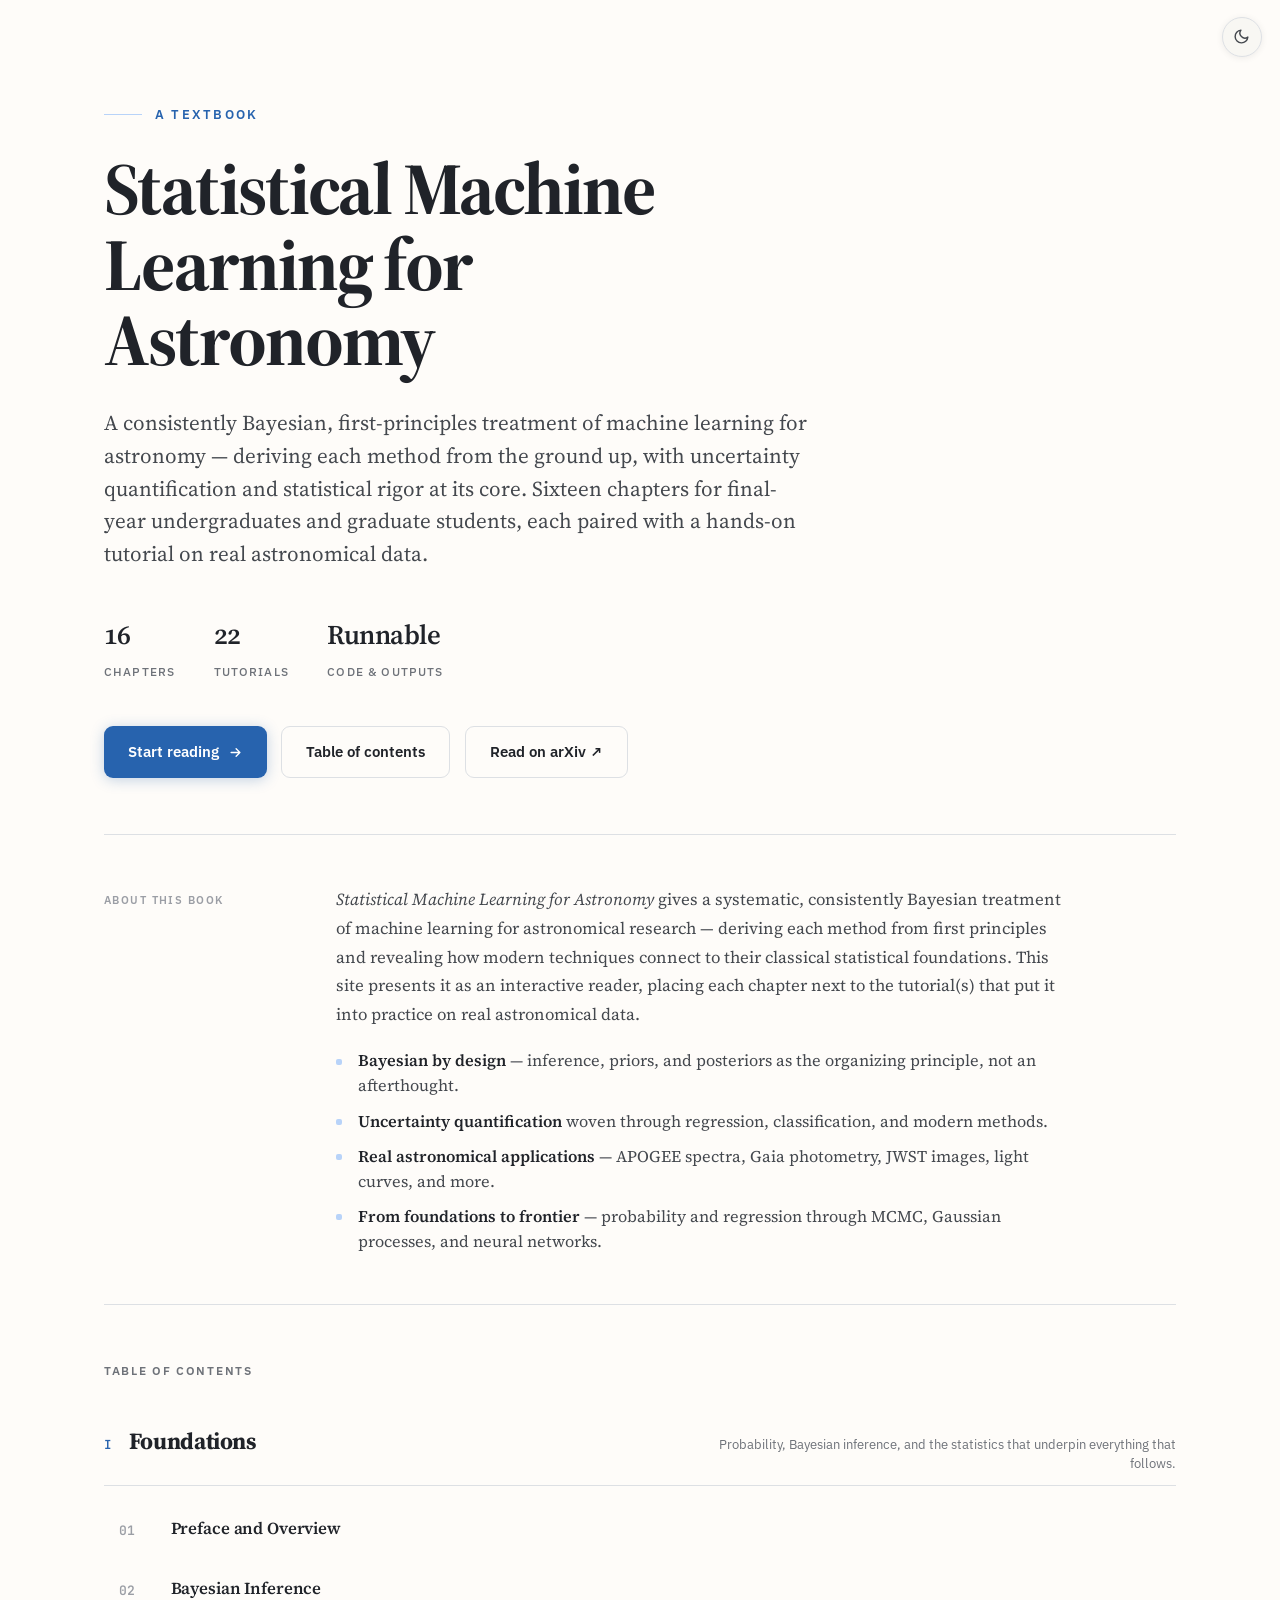
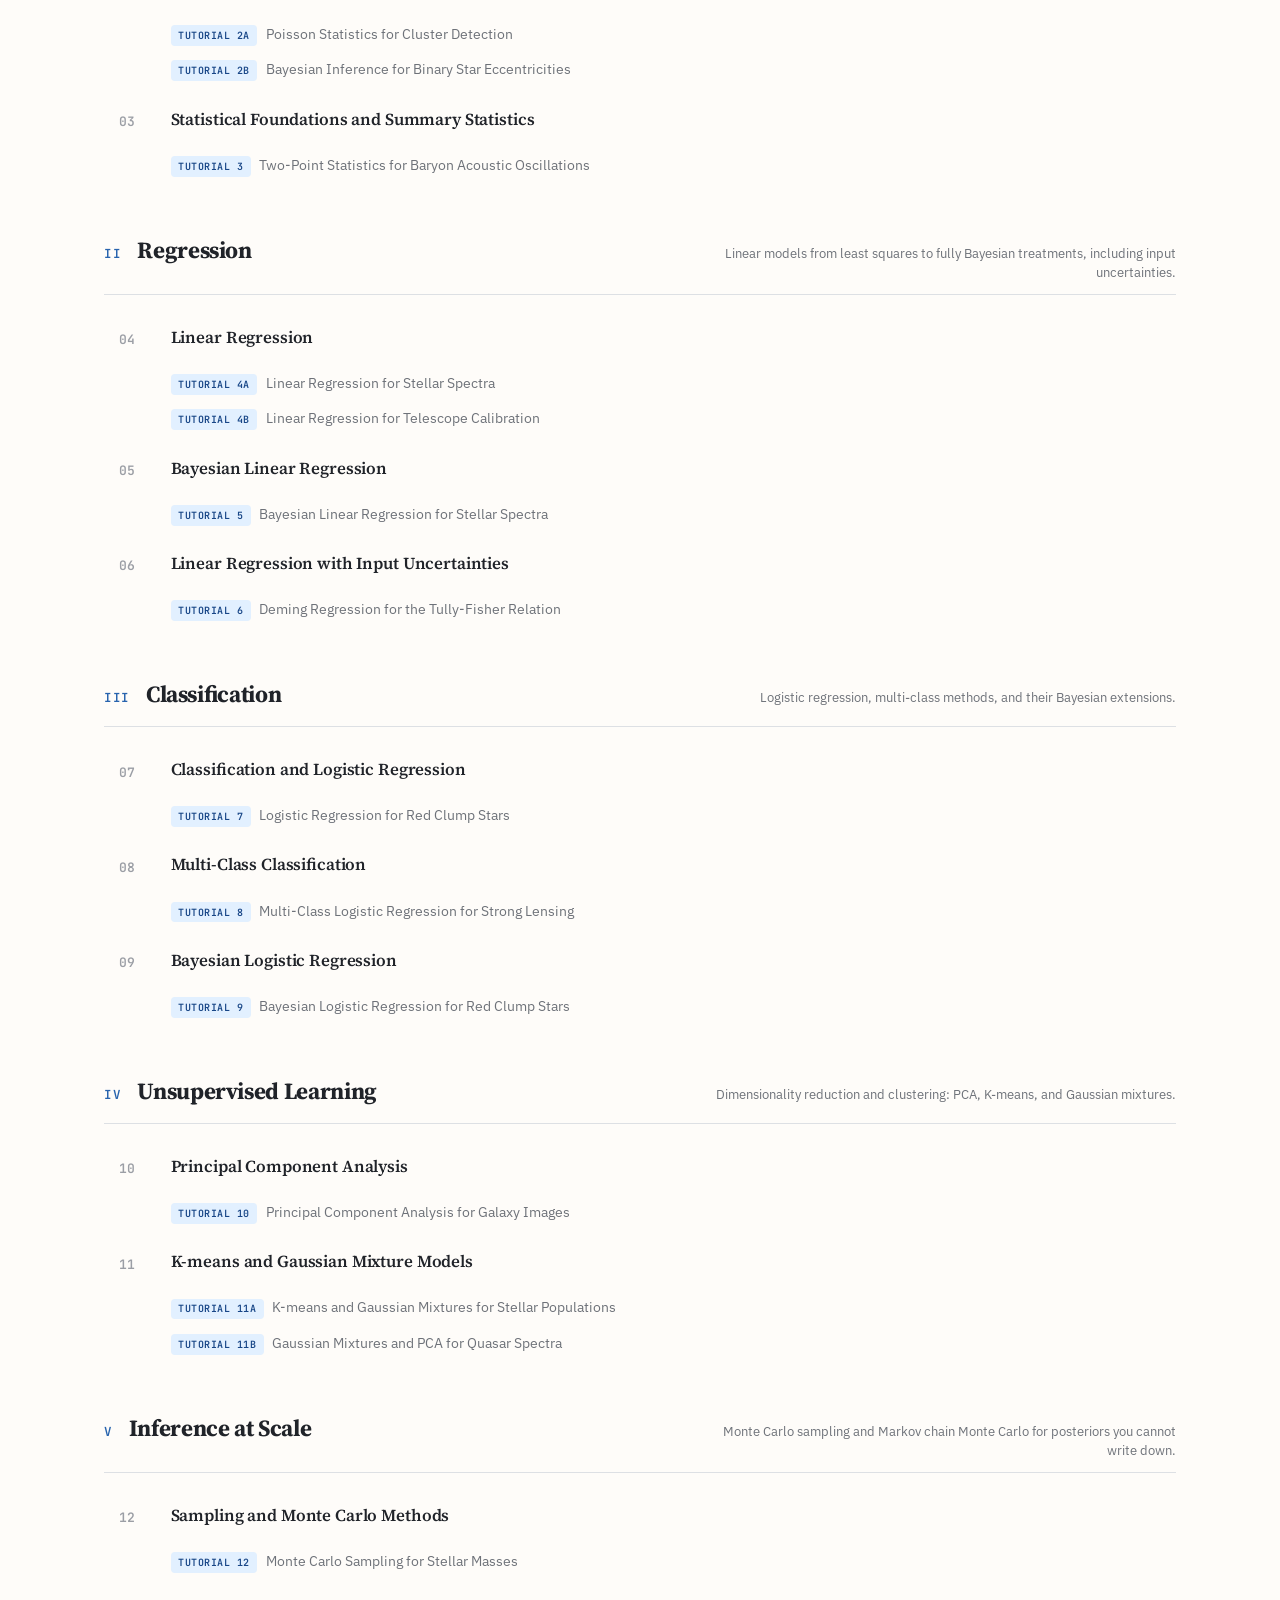
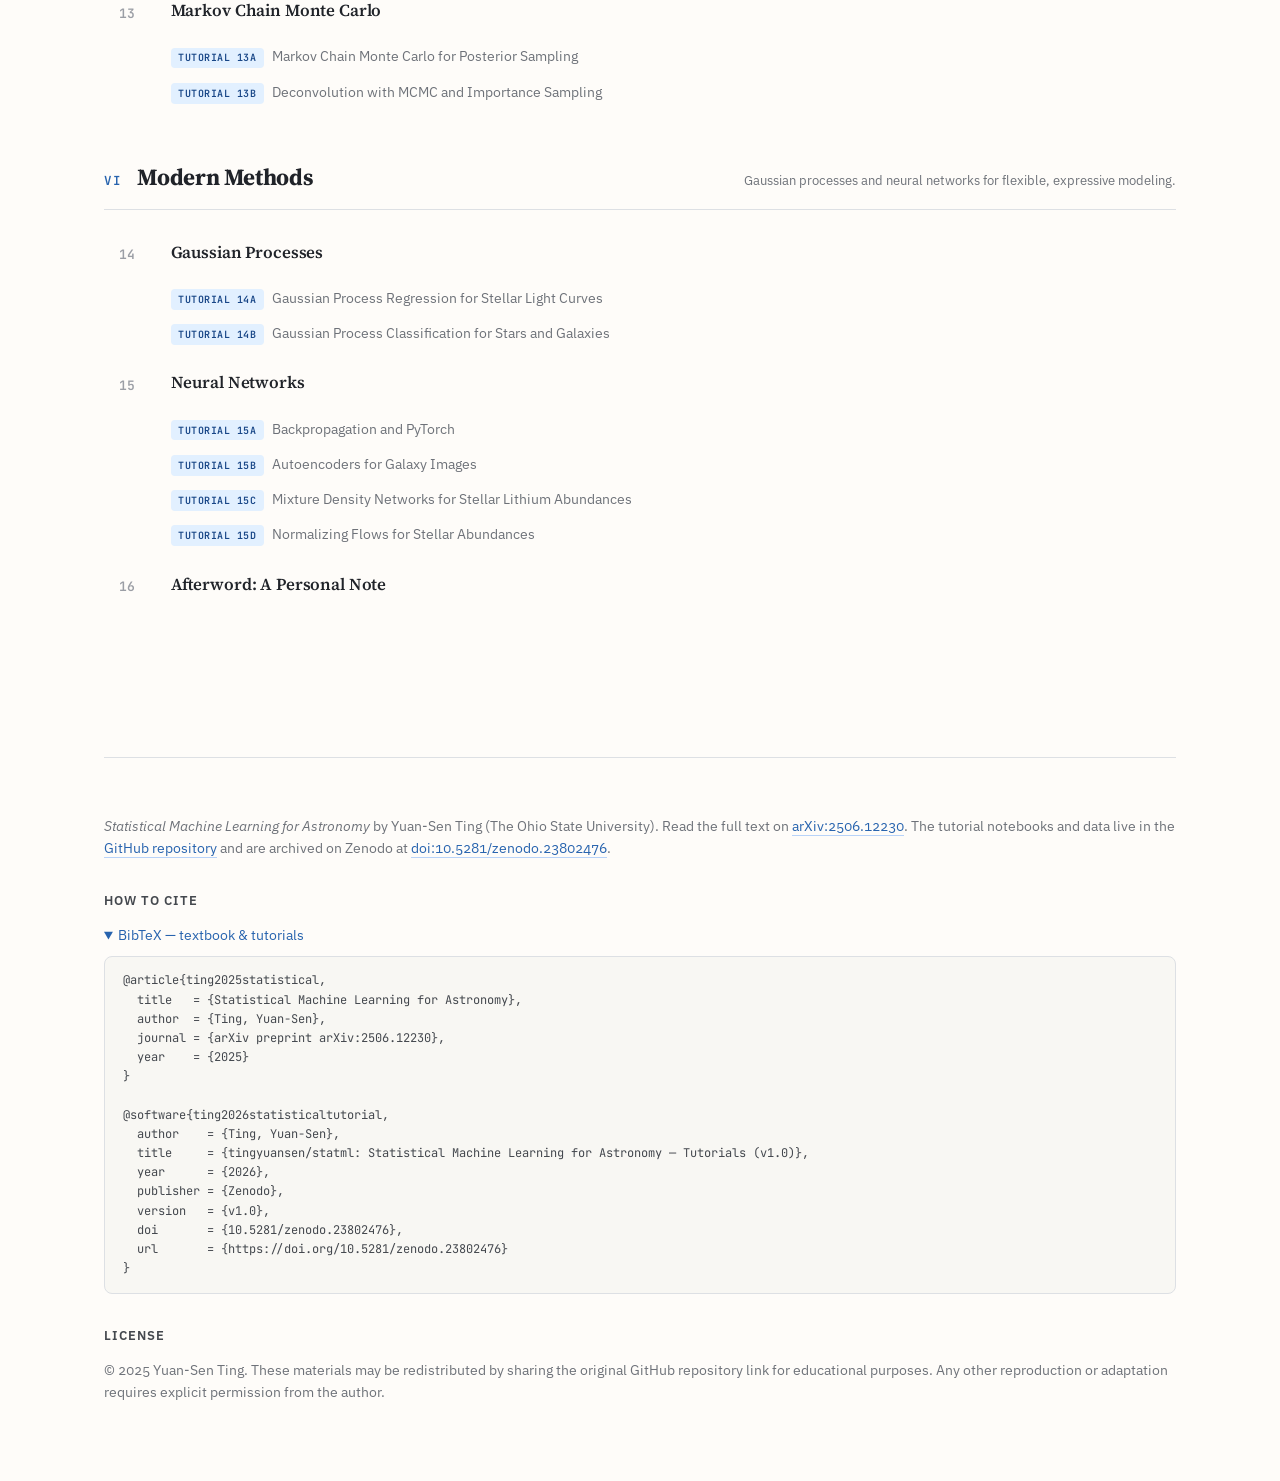
<file: docs/index.html>
<!DOCTYPE html>
<html lang="en">
<head>
<meta charset="utf-8">
<meta name="viewport" content="width=device-width, initial-scale=1">
<script>(function(){try{var t=localStorage.getItem('stig-theme')||(matchMedia('(prefers-color-scheme:dark)').matches?'dark':'light');document.documentElement.setAttribute('data-theme',t);}catch(e){}})();</script>
<title>Statistical Machine Learning for Astronomy</title>
<link rel="preconnect" href="https://fonts.googleapis.com">
<link rel="preconnect" href="https://fonts.gstatic.com" crossorigin>
<link rel="stylesheet" href="assets/style.css">
<style>
  body{ background: var(--paper); }
  .cover{ max-width: 72rem; margin:0 auto; padding: 0 2.5rem; }

  .hero{ padding: 6.5rem 0 3.5rem; border-bottom:1px solid var(--rule); }
  .hero-eyebrow{ font-family:var(--font-sans); font-size:12.5px; font-weight:600; letter-spacing:.18em; text-transform:uppercase; color:var(--accent); margin:0 0 1.6rem; display:flex; gap:.8rem; align-items:center; }
  .hero-eyebrow .line{ width:38px; height:1.5px; background:var(--accent-line); }
  .hero h1{ font-size: clamp(2.6rem, 6vw, 4.6rem); line-height:1.03; font-weight:700; letter-spacing:-.028em; margin:0; max-width:18ch; }
  .hero .lede{ font-size: clamp(1.1rem, 1.7vw, 1.32rem); line-height:1.55; color:var(--ink-soft); max-width:44rem; margin:1.8rem 0 0; }
  .hero-meta{ display:flex; flex-wrap:wrap; gap:2.4rem; margin-top:2.6rem; font-family:var(--font-sans); }
  .hero-meta .stat .v{ font-size:1.7rem; font-weight:600; letter-spacing:-.02em; color:var(--ink); font-family:var(--font-serif); }
  .hero-meta .stat .k{ font-size:11.5px; font-weight:500; letter-spacing:.1em; text-transform:uppercase; color:var(--muted); margin-top:.2rem; }
  .hero-cta{ display:flex; flex-wrap:wrap; gap:.9rem; margin-top:2.8rem; }
  .btn{ font-family:var(--font-sans); font-size:14.5px; font-weight:600; padding:.8rem 1.5rem; border-radius:9px; cursor:pointer; transition:transform .14s, background .14s; text-decoration:none; display:inline-flex; align-items:center; gap:.55rem; }
  .btn-primary{ background:var(--accent); color:#fff; box-shadow:0 2px 14px oklch(0.5 0.135 256 / .28); }
  .btn-primary:hover{ background:var(--accent-deep); color:#fff; transform:translateY(-1px); }
  .btn-ghost{ background:transparent; color:var(--ink); border:1px solid var(--rule); }
  .btn-ghost:hover{ border-color:var(--accent-line); color:var(--accent-deep); }

  .about{ padding:3.2rem 0; border-bottom:1px solid var(--rule); display:grid; grid-template-columns: 12rem 1fr; gap:2.5rem; }
  .about-label{ font-family:var(--font-sans); font-size:11px; font-weight:600; letter-spacing:.13em; text-transform:uppercase; color:var(--faint); padding-top:.3rem; }
  .about p{ margin:0 0 1rem; font-size:1.05rem; color:var(--ink-soft); max-width:46rem; }
  .about p:last-child{ margin-bottom:0; }
  .about-list{ margin:1.2rem 0 0; padding:0; list-style:none; display:grid; gap:.7rem; max-width:46rem; }
  .about-list li{ position:relative; padding-left:1.4rem; font-size:1.02rem; color:var(--ink-soft); line-height:1.5; }
  .about-list li::before{ content:""; position:absolute; left:0; top:.62em; width:6px; height:6px; border-radius:2px; background:var(--accent-line); }
  .about-list strong{ color:var(--ink); font-weight:600; }

  .toc{ padding: 3.5rem 0 6rem; }
  .toc-h{ font-family:var(--font-sans); font-size:12px; font-weight:600; letter-spacing:.14em; text-transform:uppercase; color:var(--muted); margin:0 0 2.5rem; }
  .part{ margin-bottom: 3rem; }
  .part-head{ display:flex; align-items:baseline; gap:1rem; margin-bottom:1.1rem; padding-bottom:.7rem; border-bottom:1px solid var(--rule); }
  .part-num{ font-family:var(--font-mono); font-size:12.5px; font-weight:600; color:var(--accent); letter-spacing:.05em; }
  .part-title{ font-size:1.45rem; font-weight:700; letter-spacing:-.015em; }
  .part-blurb{ font-family:var(--font-sans); font-size:13px; color:var(--muted); margin-left:auto; max-width:30rem; text-align:right; line-height:1.45; }

  .ch-block{ max-width:54rem; margin-bottom:.4rem; }
  .ch-row{ display:grid; grid-template-columns: 2.6rem 1fr; gap:.6rem; align-items:start; padding:.85rem .9rem; border-radius:10px; text-decoration:none; transition:background .14s; border:1px solid transparent; }
  .ch-row:hover{ background:var(--paper-2); border-color:var(--rule); }
  .ch-row .cn{ font-family:var(--font-mono); font-size:13px; font-weight:600; color:var(--faint); padding-top:.15rem; }
  .ch-row:hover .cn{ color:var(--accent); }
  .ch-row .ct{ font-size:1.05rem; font-weight:600; color:var(--ink); line-height:1.25; letter-spacing:-.008em; }
  .tut-row{ display:flex; gap:.55rem; align-items:baseline; margin:.1rem 0 0 3.5rem; padding:.4rem .7rem; border-radius:8px; text-decoration:none; transition:background .14s; }
  .tut-row:hover{ background:var(--paper-2); }
  .tut-row .ti{ font-family:var(--font-mono); font-size:10px; font-weight:600; letter-spacing:.05em; text-transform:uppercase; color:var(--accent-deep); background:var(--accent-soft); padding:.12rem .45rem; border-radius:4px; white-space:nowrap; flex:none; }
  .tut-row .tt{ font-family:var(--font-sans); font-size:13.5px; color:var(--muted); line-height:1.35; }
  .tut-row:hover .tt{ color:var(--ink); }

  footer{ border-top:1px solid var(--rule); padding:2.8rem 0 4rem; font-family:var(--font-sans); font-size:13.5px; color:var(--muted); line-height:1.6; }
  footer h3{ font-family:var(--font-sans); font-size:13px; font-weight:600; letter-spacing:.08em; text-transform:uppercase; color:var(--ink-soft); margin:2rem 0 .8rem; }
  footer a{ border-bottom:1px solid var(--accent-line); }
  footer details summary{ cursor:pointer; color:var(--accent); }
  footer pre{ font-family:var(--font-mono); font-size:12px; background:var(--paper-2); border:1px solid var(--rule); padding:.9rem 1.1rem; border-radius:8px; margin:.6rem 0; white-space:pre-wrap; overflow-x:auto; color:var(--ink-soft); }

  @media (max-width: 820px){
    .cover{ padding:0 1.5rem; }
    .about{ grid-template-columns:1fr; gap:1rem; }
    .part-blurb{ display:none; }
    .hero{ padding:4rem 0 2.5rem; }
    .tut-row{ margin-left:1.5rem; }
  }
</style>
</head>
<body>
<div class="cover">

  <section class="hero">
    <p class="hero-eyebrow"><span class="line"></span>A textbook</p>
    <h1>Statistical Machine Learning for Astronomy</h1>
    <p class="lede">A consistently Bayesian, first-principles treatment of machine learning for astronomy — deriving each method from the ground up, with uncertainty quantification and statistical rigor at its core. Sixteen chapters for final-year undergraduates and graduate students, each paired with a hands-on tutorial on real astronomical data.</p>
    <div class="hero-meta">
      <div class="stat"><div class="v">16</div><div class="k">Chapters</div></div>
      <div class="stat"><div class="v">22</div><div class="k">Tutorials</div></div>
      <div class="stat"><div class="v">Runnable</div><div class="k">Code &amp; Outputs</div></div>
    </div>
    <div class="hero-cta">
      <a class="btn btn-primary" href="reader.html?ch=1">Start reading
        <svg width="15" height="15" viewBox="0 0 24 24" fill="none" stroke="currentColor" stroke-width="2.2" stroke-linecap="round" stroke-linejoin="round"><path d="M5 12h14M13 6l6 6-6 6"/></svg>
      </a>
      <a class="btn btn-ghost" href="#contents">Table of contents</a>
      <a class="btn btn-ghost" href="https://arxiv.org/abs/2506.12230" target="_blank" rel="noopener">Read on arXiv ↗</a>
    </div>
  </section>

  <section class="about">
    <div class="about-label">About this book</div>
    <div>
      <p><em>Statistical Machine Learning for Astronomy</em> gives a systematic, consistently Bayesian treatment of machine learning for astronomical research — deriving each method from first principles and revealing how modern techniques connect to their classical statistical foundations. This site presents it as an interactive reader, placing each chapter next to the tutorial(s) that put it into practice on real astronomical data.</p>
      <ul class="about-list">
        <li><strong>Bayesian by design</strong> — inference, priors, and posteriors as the organizing principle, not an afterthought.</li>
        <li><strong>Uncertainty quantification</strong> woven through regression, classification, and modern methods.</li>
        <li><strong>Real astronomical applications</strong> — APOGEE spectra, Gaia photometry, JWST images, light curves, and more.</li>
        <li><strong>From foundations to frontier</strong> — probability and regression through MCMC, Gaussian processes, and neural networks.</li>
      </ul>
    </div>
  </section>

  <section class="toc" id="contents">
    <p class="toc-h">Table of Contents</p>
    <div id="tocBody"></div>
  </section>

  <footer>
    <p><em>Statistical Machine Learning for Astronomy</em> by Yuan-Sen Ting (The Ohio State University). Read the full text on <a href="https://arxiv.org/abs/2506.12230" target="_blank" rel="noopener">arXiv:2506.12230</a>. The tutorial notebooks and data live in the <a href="https://github.com/tingyuansen/statml" target="_blank" rel="noopener">GitHub repository</a> and are archived on Zenodo at <a href="https://doi.org/10.5281/zenodo.23802476" target="_blank" rel="noopener">doi:10.5281/zenodo.23802476</a>.</p>

    <h3>How to cite</h3>
    <details open>
      <summary>BibTeX — textbook &amp; tutorials</summary>
      <pre>@article{ting2025statistical,
  title   = {Statistical Machine Learning for Astronomy},
  author  = {Ting, Yuan-Sen},
  journal = {arXiv preprint arXiv:2506.12230},
  year    = {2025}
}

@software{ting2026statisticaltutorial,
  author    = {Ting, Yuan-Sen},
  title     = {tingyuansen/statml: Statistical Machine Learning for Astronomy — Tutorials (v1.0)},
  year      = {2026},
  publisher = {Zenodo},
  version   = {v1.0},
  doi       = {10.5281/zenodo.23802476},
  url       = {https://doi.org/10.5281/zenodo.23802476}
}</pre>
    </details>

    <h3>License</h3>
    <p>© 2025 Yuan-Sen Ting. These materials may be redistributed by sharing the original GitHub repository link for educational purposes. Any other reproduction or adaptation requires explicit permission from the author.</p>
  </footer>

</div>

<script src="assets/book-data.js"></script>
<script>
  let html = '';
  for (const part of window.BOOK.parts) {
    html += `<div class="part">`;
    html += `<div class="part-head"><span class="part-num">${part.name.replace('Part ','')}</span><span class="part-title">${part.title}</span><span class="part-blurb">${part.blurb}</span></div>`;
    for (const c of part.chapters) {
      html += `<div class="ch-block">`;
      html += `<a class="ch-row" href="reader.html?ch=${c.n}"><span class="cn">${String(c.chapter).padStart(2,'0')}</span><span class="ct">${c.title}</span></a>`;
      for (const t of c.tutorials) {
        html += `<a class="tut-row" href="reader.html?ch=${t.n}"><span class="ti">${t.short}</span><span class="tt">${t.title}</span></a>`;
      }
      html += `</div>`;
    }
    html += `</div>`;
  }
  document.getElementById('tocBody').innerHTML = html;
</script>
<script src="assets/theme.js"></script>
</body>
</html>
</file>
<file: docs/assets/style.css>
/* ============================================================
   AI/ML for Astrophysics — Textbook design system
   ============================================================ */

@import url('https://fonts.googleapis.com/css2?family=Source+Serif+4:ital,wght@0,400;0,500;0,600;0,700;1,400;1,600&family=IBM+Plex+Sans:wght@400;500;600&family=JetBrains+Mono:wght@400;500;600&display=swap');

:root{
  /* paper + ink */
  --paper:        oklch(0.992 0.004 85);
  --paper-2:      oklch(0.975 0.005 85);
  --paper-sink:   oklch(0.955 0.006 84);
  --ink:          oklch(0.255 0.012 264);
  --ink-soft:     oklch(0.40 0.012 264);
  --muted:        oklch(0.55 0.012 264);
  --faint:        oklch(0.70 0.010 264);
  --rule:         oklch(0.905 0.006 264);
  --rule-soft:    oklch(0.94 0.005 264);

  /* cosmic blue accent */
  --accent:       oklch(0.50 0.135 256);
  --accent-deep:  oklch(0.40 0.12 258);
  --accent-soft:  oklch(0.95 0.03 256);
  --accent-line:  oklch(0.86 0.06 256);

  /* warm secondary (for part tags / highlights) */
  --ember:        oklch(0.58 0.13 52);
  --ember-soft:   oklch(0.95 0.035 62);

  /* code surface (dark slate) */
  --code-bg:      oklch(0.255 0.022 264);
  --code-bg-2:    oklch(0.225 0.022 264);
  --code-ink:     oklch(0.90 0.012 264);
  --code-rule:    oklch(0.36 0.02 264);

  --font-serif: "Source Serif 4", Georgia, 'Times New Roman', serif;
  --font-sans:  "IBM Plex Sans", system-ui, -apple-system, sans-serif;
  --font-mono:  "JetBrains Mono", ui-monospace, 'SF Mono', Menlo, monospace;

  --measure: 46rem;
  --sidebar-w: 19rem;
  --rail-w: 15rem;
}

*{ box-sizing: border-box; }
html{ -webkit-text-size-adjust: 100%; scroll-behavior: smooth; }
body{
  margin:0; background: var(--paper); color: var(--ink);
  font-family: var(--font-serif);
  font-size: 18.5px; line-height: 1.7;
  font-feature-settings: "onum" 1, "kern" 1, "liga" 1;
  -webkit-font-smoothing: antialiased; text-rendering: optimizeLegibility;
}
a{ color: var(--accent); text-decoration: none; }
a:hover{ color: var(--accent-deep); }
::selection{ background: var(--accent-line); }

/* scrollbars */
*::-webkit-scrollbar{ width:10px; height:10px; }
*::-webkit-scrollbar-thumb{ background: oklch(0.85 0.01 264); border-radius:10px; border:2px solid var(--paper); }
*::-webkit-scrollbar-thumb:hover{ background: var(--faint); }

/* ============ App shell ============ */
.app{ display:grid; grid-template-columns: var(--sidebar-w) minmax(0,1fr); min-height:100vh; }

/* ============ Sidebar ============ */
.sidebar{
  position: sticky; top:0; height:100vh; overflow:hidden;
  background: var(--paper-2); border-right:1px solid var(--rule);
  display:flex; flex-direction:column;
}
.sb-head{ padding: 1.5rem 1.4rem 1.1rem; border-bottom:1px solid var(--rule); }
.sb-eyebrow{
  font-family: var(--font-sans); font-size:10.5px; font-weight:600; letter-spacing:.16em;
  text-transform:uppercase; color: var(--accent); margin:0 0 .55rem;
}
.sb-title{ font-size:1.06rem; line-height:1.28; font-weight:700; margin:0; letter-spacing:-.01em; }
.sb-title a{ color: var(--ink); }
.sb-sub{ font-family:var(--font-sans); font-size:11.5px; color:var(--muted); margin:.5rem 0 0; }

.sb-scroll{ overflow-y:auto; flex:1; padding: .9rem .55rem 2.5rem; }
.sb-part{ margin: 0 0 .35rem; }
.sb-part-label{
  font-family: var(--font-sans); font-size:10px; font-weight:600; letter-spacing:.14em; text-transform:uppercase;
  color: var(--faint); padding:.9rem .85rem .35rem; display:flex; gap:.5rem; align-items:baseline;
}
.sb-part-label .pt{ color: var(--ink-soft); }
.sb-link{
  display:flex; gap:.6rem; align-items:baseline; text-decoration:none;
  padding:.34rem .85rem; border-radius:7px; color: var(--ink-soft);
  font-size:14.5px; line-height:1.32; transition: background .12s, color .12s;
}
.sb-link:hover{ background: var(--paper-sink); color: var(--ink); }
.sb-link .num{
  font-family:var(--font-mono); font-size:11px; font-weight:500; color:var(--faint);
  min-width:1.35rem; padding-top:.12rem; flex:none;
}
.sb-link.active{ background: var(--accent-soft); color: var(--accent-deep); font-weight:600; }
.sb-link.active .num{ color: var(--accent); }
/* nested tutorial links under a chapter */
.sb-link.sub{ padding-left:.85rem; font-size:13px; color: var(--muted); }
.sb-link.sub .num{ min-width:1.1rem; color: var(--faint); opacity:.65; }
.sb-link.sub:hover{ color: var(--ink); }
.sb-link.sub.active{ background: var(--accent-soft); color: var(--accent-deep); font-weight:500; }
.sb-link.sub.active .num{ color: var(--accent); opacity:1; }

/* ============ Reading column ============ */
.main{ min-width:0; }
.reader-wrap{
  display:grid; grid-template-columns: minmax(0,1fr) var(--rail-w);
  gap: 3rem; max-width: 78rem; margin:0 auto; padding: 0 3rem;
}
.article{ min-width:0; padding: 4.5rem 0 7rem; }
.article-inner{ max-width: var(--measure); margin:0 auto; }

/* chapter header */
.ch-head{ margin-bottom: 2.6rem; }
.ch-kicker{
  font-family:var(--font-sans); font-size:12px; font-weight:600; letter-spacing:.13em;
  text-transform:uppercase; color: var(--accent); display:flex; gap:.7rem; align-items:center;
}
.ch-kicker .dot{ width:4px; height:4px; border-radius:50%; background:var(--accent-line); }
.ch-kicker .pt{ color: var(--muted); }
.ch-title{
  font-size: clamp(2rem, 4.4vw, 3rem); line-height:1.08; font-weight:700; letter-spacing:-.022em;
  margin:.85rem 0 .1rem;
}
.ch-byline{
  font-family:var(--font-sans); font-size:14px; color:var(--muted); margin-top:1.1rem;
  display:flex; flex-wrap:wrap; align-items:baseline; gap:.5rem .7rem;
}
.ch-byline .lect{ color: var(--ink); font-weight:500; }
.ch-byline .sep{ color: var(--faint); }
.ch-byline .dl{ font-family:var(--font-sans); font-size:12.5px; color:var(--accent); border-bottom:1px solid var(--accent-line); }
.ch-rule{ height:1px; background:var(--rule); margin:1.8rem 0 0; }

/* ============ Prose ============ */
.prose{ font-size: 18.5px; }
.prose > *:first-child{ margin-top:0; }
.prose p{ margin: 1.15rem 0; text-wrap: pretty; }
.prose h1{ font-size:2rem; }
.prose h2{
  font-size: 1.62rem; font-weight:700; letter-spacing:-.018em; line-height:1.18;
  margin: 3rem 0 1rem; padding-top:1.6rem; border-top:1px solid var(--rule-soft); scroll-margin-top: 1.5rem;
}
.prose h2:first-of-type{ border-top:none; padding-top:0; }
.prose h3{ font-size:1.28rem; font-weight:600; letter-spacing:-.012em; margin:2.1rem 0 .7rem; scroll-margin-top:1.5rem; }
.prose h4{ font-family:var(--font-sans); font-size:1.0rem; font-weight:600; margin:1.7rem 0 .5rem; color:var(--ink); }
.prose strong{ font-weight:600; color: var(--ink); }
.prose em{ font-style:italic; }
.prose a{ text-decoration:none; border-bottom:1px solid var(--accent-line); }
.prose a:hover{ border-bottom-color: var(--accent); }

.prose ul, .prose ol{ margin:1.1rem 0; padding-left:1.5rem; }
.prose li{ margin:.42rem 0; padding-left:.3rem; }
.prose li::marker{ color: var(--faint); }
.prose ul li::marker{ color: var(--accent-line); }

.prose blockquote{
  margin:1.6rem 0; padding:.3rem 0 .3rem 1.4rem; border-left:3px solid var(--accent-line);
  color: var(--ink-soft); font-style: italic;
}
.prose blockquote p{ margin:.5rem 0; }
.prose hr{ border:none; height:1px; background:var(--rule); margin:2.6rem 0; }

.prose img{ max-width:100%; height:auto; display:block; margin:1.6rem auto; border-radius:6px; }
.prose figure{ margin:1.8rem 0; }
.prose figcaption, .fig-cap{
  font-family:var(--font-sans); font-size:14.5px; color:var(--ink-soft); text-align:center;
  margin-top:.8rem; line-height:1.5; max-width:42rem; margin-left:auto; margin-right:auto;
}
.prose figcaption strong{ color:var(--ink); font-weight:600; }

/* tables in prose */
.prose table{
  width:100%; border-collapse:collapse; margin:1.7rem 0; font-size:15.5px;
  font-family:var(--font-sans);
}
.prose th, .prose td{ text-align:left; padding:.55rem .8rem; border-bottom:1px solid var(--rule); vertical-align:top; }
.prose thead th{ border-bottom:2px solid var(--ink-soft); font-weight:600; font-size:13px; letter-spacing:.01em; }
.prose tbody tr:hover{ background: var(--paper-2); }

/* inline code */
.prose code, .out-text code{
  font-family:var(--font-mono); font-size:.85em; background: var(--paper-sink);
  border:1px solid var(--rule); padding:.08em .38em; border-radius:5px; color:var(--accent-deep);
  font-feature-settings:"liga" 0;
}

/* learning objectives / callout (auto-detected) */
.callout{
  background: var(--paper-2); border:1px solid var(--rule); border-radius:12px;
  padding:1.3rem 1.5rem; margin:2rem 0;
}
.callout .callout-title{
  font-family:var(--font-sans); font-size:11.5px; font-weight:600; letter-spacing:.12em;
  text-transform:uppercase; color:var(--accent); margin:0 0 .6rem;
}
.callout ul{ margin:.3rem 0; }
.callout p:first-child{ margin-top:0; }
.callout p:last-child{ margin-bottom:0; }

/* ============ Math ============ */
.katex{ font-size:1.04em; }
.katex-display{ margin:1.5rem 0; overflow-x:auto; overflow-y:hidden; padding:.4rem 0; }
.katex-display::-webkit-scrollbar{ height:6px; }
/* a #label link (equation, figure) lands with the same room above as a heading */
.prose [id]{ scroll-margin-top:1.5rem; }
/* an equation tag ends in a 2px KaTeX strut; keep it inside so no scrollbar shows */
.katex-display > .katex > .katex-html > .tag{ right:2px; }

/* ============ Notebook code cells ============ */
.nb-cell{ margin: 1.7rem 0; }
.code-card{
  background: var(--code-bg); border-radius:11px; overflow:hidden;
  border:1px solid oklch(0.30 0.02 264); box-shadow: 0 1px 2px oklch(0.2 0.02 264 / .08), 0 8px 24px oklch(0.2 0.02 264 / .06);
}
.code-top{
  display:flex; align-items:center; justify-content:space-between;
  padding:.5rem .55rem .5rem .9rem; background: var(--code-bg-2); border-bottom:1px solid var(--code-rule);
}
.code-label{
  font-family:var(--font-mono); font-size:11px; font-weight:500; letter-spacing:.04em;
  color: oklch(0.66 0.02 264); display:flex; gap:.55rem; align-items:center;
}
.code-label .lang-dot{ width:8px; height:8px; border-radius:2px; background: var(--accent); opacity:.9; }
.copy-btn{
  font-family:var(--font-sans); font-size:11.5px; font-weight:500; color: oklch(0.72 0.02 264);
  background: oklch(0.32 0.02 264); border:1px solid var(--code-rule); border-radius:6px;
  padding:.28rem .6rem; cursor:pointer; display:flex; gap:.4rem; align-items:center;
  transition: background .14s, color .14s; user-select:none;
}
.copy-btn:hover{ background: oklch(0.38 0.025 264); color: oklch(0.92 0.01 264); }
.copy-btn.copied{ color: oklch(0.85 0.13 150); border-color: oklch(0.45 0.1 150); }
.copy-btn svg{ width:13px; height:13px; }
pre.code-body{
  margin:0; padding:1.05rem 1.15rem; overflow-x:auto; background:transparent;
  font-family:var(--font-mono); font-size:14px; line-height:1.62; color: var(--code-ink);
  font-feature-settings:"liga" 0; tab-size:4;
}
pre.code-body code{ background:none; border:none; padding:0; font-size:inherit; color:inherit; }

/* ============ Notebook outputs ============ */
.nb-out{ margin:.55rem 0 0; padding-left: 1px; }
.out-block{
  margin:.5rem 0; border-left:2px solid var(--rule); padding-left:1rem;
}
.out-label{
  font-family:var(--font-mono); font-size:10.5px; letter-spacing:.05em; color:var(--faint);
  text-transform:uppercase; margin:0 0 .35rem;
}
pre.out-text, pre.out-stream{
  margin:0; padding:.55rem .8rem; background: var(--paper-2); border:1px solid var(--rule-soft);
  border-radius:7px; overflow-x:auto; font-family:var(--font-mono); font-size:12.8px; line-height:1.55;
  color: var(--ink-soft); white-space:pre; font-feature-settings:"liga" 0;
}
pre.out-stream.stderr{ background: oklch(0.97 0.02 28); border-color: oklch(0.9 0.04 28); color: oklch(0.45 0.1 28); }
pre.out-error{
  margin:0; padding:.7rem .85rem; background: oklch(0.97 0.022 25); border:1px solid oklch(0.88 0.05 25);
  border-radius:7px; overflow-x:auto; font-family:var(--font-mono); font-size:12.6px; line-height:1.5;
  color: oklch(0.42 0.12 25); white-space:pre;
}
.out-img{ background: #fff; border:1px solid var(--rule); border-radius:9px; padding:.6rem; display:inline-block; max-width:100%; }
.out-img img{ display:block; max-width:100%; height:auto; margin:0; border-radius:3px; }
.out-html{ overflow-x:auto; font-family:var(--font-sans); font-size:13.5px; }
.out-html table{
  border-collapse:collapse; font-family:var(--font-mono); font-size:12.5px; margin:.3rem 0;
}
.out-html table th, .out-html table td{ border:1px solid var(--rule); padding:.3rem .6rem; text-align:right; }
.out-html table thead th{ background: var(--paper-sink); font-weight:600; }
.out-html .dataframe tbody tr th{ background: var(--paper-2); }

/* ============ Right rail (on this page) ============ */
.rail{ position: sticky; top:0; height:100vh; padding: 4.7rem 0 3rem; overflow-y:auto; }
.rail-inner{ border-left:1px solid var(--rule); padding-left:1.4rem; }
.rail-title{
  font-family:var(--font-sans); font-size:10.5px; font-weight:600; letter-spacing:.13em;
  text-transform:uppercase; color:var(--faint); margin:0 0 .9rem;
}
.rail a{
  display:block; font-family:var(--font-sans); font-size:13px; line-height:1.4; color:var(--muted);
  padding:.28rem 0; border-left:2px solid transparent; margin-left:-1.4rem; padding-left:1.4rem;
  transition: color .12s, border-color .12s;
}
.rail a:hover{ color:var(--ink); }
.rail a.h3{ padding-left:2.3rem; font-size:12.5px; color:var(--faint); }
.rail a.active{ color:var(--accent-deep); border-left-color:var(--accent); font-weight:500; }

/* ============ Chapter footer nav ============ */
.ch-nav{ display:grid; grid-template-columns:1fr 1fr; gap:1rem; margin-top:4rem; padding-top:2rem; border-top:1px solid var(--rule); }
.ch-nav a{
  display:flex; flex-direction:column; gap:.3rem; padding:1.1rem 1.3rem; border:1px solid var(--rule);
  border-radius:11px; background:var(--paper-2); transition: border-color .14s, background .14s, transform .14s;
}
.ch-nav a:hover{ border-color:var(--accent-line); background:#fff; transform:translateY(-1px); }
.ch-nav .dir{ font-family:var(--font-sans); font-size:11px; font-weight:600; letter-spacing:.1em; text-transform:uppercase; color:var(--muted); }
.ch-nav .nm{ font-size:15.5px; font-weight:600; color:var(--ink); line-height:1.25; }
.ch-nav a.next{ text-align:right; align-items:flex-end; }
.ch-nav a.disabled{ visibility:hidden; }

/* loading */
.loading{ display:flex; flex-direction:column; align-items:center; justify-content:center; min-height:60vh; color:var(--muted); gap:1rem; }
.spinner{ width:26px; height:26px; border:2.5px solid var(--rule); border-top-color:var(--accent); border-radius:50%; animation:spin .8s linear infinite; }
@keyframes spin{ to{ transform:rotate(360deg); } }

/* mobile menu button + scrim — hidden on desktop (must not occupy a grid cell) */
.menu-btn{ display:none; }
.scrim{ display:none; }

/* ============ Responsive ============ */
@media (max-width: 1180px){
  .reader-wrap{ grid-template-columns: minmax(0,1fr); padding:0 2.2rem; }
  .rail{ display:none; }
}
@media (max-width: 920px){
  :root{ --sidebar-w: 17rem; }
}
@media (max-width: 800px){
  .app{ grid-template-columns: 1fr; }
  .sidebar{
    position:fixed; left:0; top:0; z-index:50; width:min(86vw, 21rem);
    transform:translateX(-102%); transition:transform .26s ease; box-shadow: 0 0 50px oklch(0.2 0.02 264 / .2);
  }
  .app.nav-open .sidebar{ transform:translateX(0); }
  .scrim{ display:block; position:fixed; inset:0; background:oklch(0.2 0.02 264 / .35); opacity:0; pointer-events:none; transition:opacity .26s; z-index:40; }
  .app.nav-open .scrim{ opacity:1; pointer-events:auto; }
  .menu-btn{
    display:flex; position:fixed; top:1rem; left:1rem; z-index:30; align-items:center; gap:.5rem;
    font-family:var(--font-sans); font-size:13px; font-weight:600; color:var(--ink);
    background:var(--paper); border:1px solid var(--rule); border-radius:9px; padding:.5rem .8rem; cursor:pointer;
    box-shadow:0 2px 10px oklch(0.2 0.02 264 / .08);
  }
  .article{ padding:4rem 0 5rem; }
  .reader-wrap{ padding:0 1.4rem; }
  body{ font-size:17.5px; }
  .ch-nav{ grid-template-columns:1fr; }
}

/* ============================================================
   Dark mode — overrides the design-system variables + a few
   hard-coded colours. Toggled via html[data-theme="dark"].
   ============================================================ */
html[data-theme="dark"]{
  --paper:        oklch(0.205 0.012 264);
  --paper-2:      oklch(0.238 0.014 264);
  --paper-sink:   oklch(0.278 0.015 264);
  --ink:          oklch(0.930 0.008 264);
  --ink-soft:     oklch(0.800 0.010 264);
  --muted:        oklch(0.660 0.012 264);
  --faint:        oklch(0.520 0.012 264);
  --rule:         oklch(0.335 0.012 264);
  --rule-soft:    oklch(0.292 0.010 264);
  --accent:       oklch(0.640 0.140 256);
  --accent-deep:  oklch(0.740 0.120 256);
  --accent-soft:  oklch(0.305 0.050 256);
  --accent-line:  oklch(0.450 0.075 256);
  --ember:        oklch(0.740 0.120 55);
  --ember-soft:   oklch(0.330 0.050 55);
  --code-bg:      oklch(0.170 0.014 264);
  --code-bg-2:    oklch(0.140 0.014 264);
  --code-ink:     oklch(0.900 0.012 264);
  --code-rule:    oklch(0.300 0.018 264);
}
html[data-theme="dark"] *::-webkit-scrollbar-thumb{ background: oklch(0.40 0.012 264); border-color: var(--paper); }
html[data-theme="dark"] pre.out-stream.stderr{ background: oklch(0.26 0.045 28); border-color: oklch(0.40 0.06 28); color: oklch(0.82 0.09 28); }
html[data-theme="dark"] .btn-primary{ box-shadow: 0 2px 16px oklch(0.64 0.14 256 / .30); }

/* theme toggle button (injected by assets/theme.js) */
.theme-toggle{
  position:fixed; top:1.05rem; right:1.15rem; z-index:60;
  width:2.5rem; height:2.5rem; border-radius:50%;
  background:var(--paper-2); border:1px solid var(--rule); color:var(--ink-soft);
  display:flex; align-items:center; justify-content:center; cursor:pointer;
  transition:background .15s, color .15s, border-color .15s, transform .15s;
  box-shadow:0 1px 7px oklch(0 0 0 / .07);
}
.theme-toggle:hover{ color:var(--accent); border-color:var(--accent-line); transform:translateY(-1px); }
.theme-toggle svg{ display:block; }
@media (max-width: 820px){ .theme-toggle{ top:.7rem; right:.7rem; width:2.3rem; height:2.3rem; } }

/* lecture-slides embed */
.slides-embed { margin: 0.9rem 0 0.2rem; }
.slides-embed summary { cursor: pointer; font-size: 0.92rem; color: var(--accent, #6ea8fe); user-select: none; }
.slides-frame { margin-top: 0.7rem; }
.slides-frame iframe { width: 100%; aspect-ratio: 16 / 9; border: 0; border-radius: 12px;
  box-shadow: 0 6px 28px rgba(0,0,0,0.35); background: #0a0e16; }
.tag.slides { background: rgba(110,168,254,0.14); }

/* breathing room when a section heading follows a code cell's output */
.nb-cell + .prose > h2:first-child { margin-top: 2.6rem; padding-top: 1.2rem; }
.nb-cell + .prose > h3:first-child { margin-top: 2rem; }
.nb-cell + .prose > p:first-child  { margin-top: 1.5rem; }

/* references / bibliography (citeproc output) */
.prose .csl-bib-body{ font-family:var(--font-sans); font-size:15px; line-height:1.55; color:var(--ink-soft); margin-top:1.1rem; }
.prose .csl-entry{ margin:0 0 .85rem; padding-left:1.6rem; text-indent:-1.6rem; }
.prose .csl-entry:last-child{ margin-bottom:0; }
.prose .csl-entry em{ font-style:italic; color:var(--ink); }

/* fenced code blocks that live inside rendered-markdown prose
   (these come from nbconvert's .highlight wrapper, not from a code cell) */
.prose div.highlight,
.prose pre:not(.code-body){
  background: var(--code-bg); color: var(--code-ink); border:1px solid oklch(0.30 0.02 264);
  border-radius:10px; margin:1.4rem 0; overflow:hidden;
}
html[data-theme="dark"] .prose div.highlight,
html[data-theme="dark"] .prose pre:not(.code-body){ border-color: var(--code-rule); }
.prose div.highlight pre{
  margin:0; padding:1rem 1.15rem; background:transparent; border:none; border-radius:0;
  overflow-x:auto; font-family:var(--font-mono); font-size:14px; line-height:1.6; color:var(--code-ink);
  font-feature-settings:"liga" 0; tab-size:4;
}
.prose pre:not(.code-body){ padding:1rem 1.15rem; font-family:var(--font-mono); font-size:14px; line-height:1.6; overflow-x:auto; }
.prose div.highlight pre code,
.prose pre:not(.code-body) code{ background:none; border:none; padding:0; color:inherit; font-size:inherit; }
.prose div.highlight pre span{ color:inherit; }

/* full-width (focus) reading mode */
.focus-btn{ position:fixed; top:1rem; right:4.4rem; z-index:30; display:flex; align-items:center;
  padding:.5rem .6rem; border-radius:10px; border:1px solid var(--rule); background:var(--bg-raise, rgba(127,127,127,.08));
  color:var(--muted); cursor:pointer; }
.focus-btn:hover{ color:var(--ink); border-color:var(--accent-line); }
.app.focus{ grid-template-columns: 1fr; }
.app.focus .sidebar{ display:none; }
.app.focus .reader-wrap{ grid-template-columns: minmax(0,1fr); max-width: none; padding: 0 4.5rem; }
.app.focus .rail{ display:none; }
.app.focus .article-inner{ max-width: none; }
</file>
